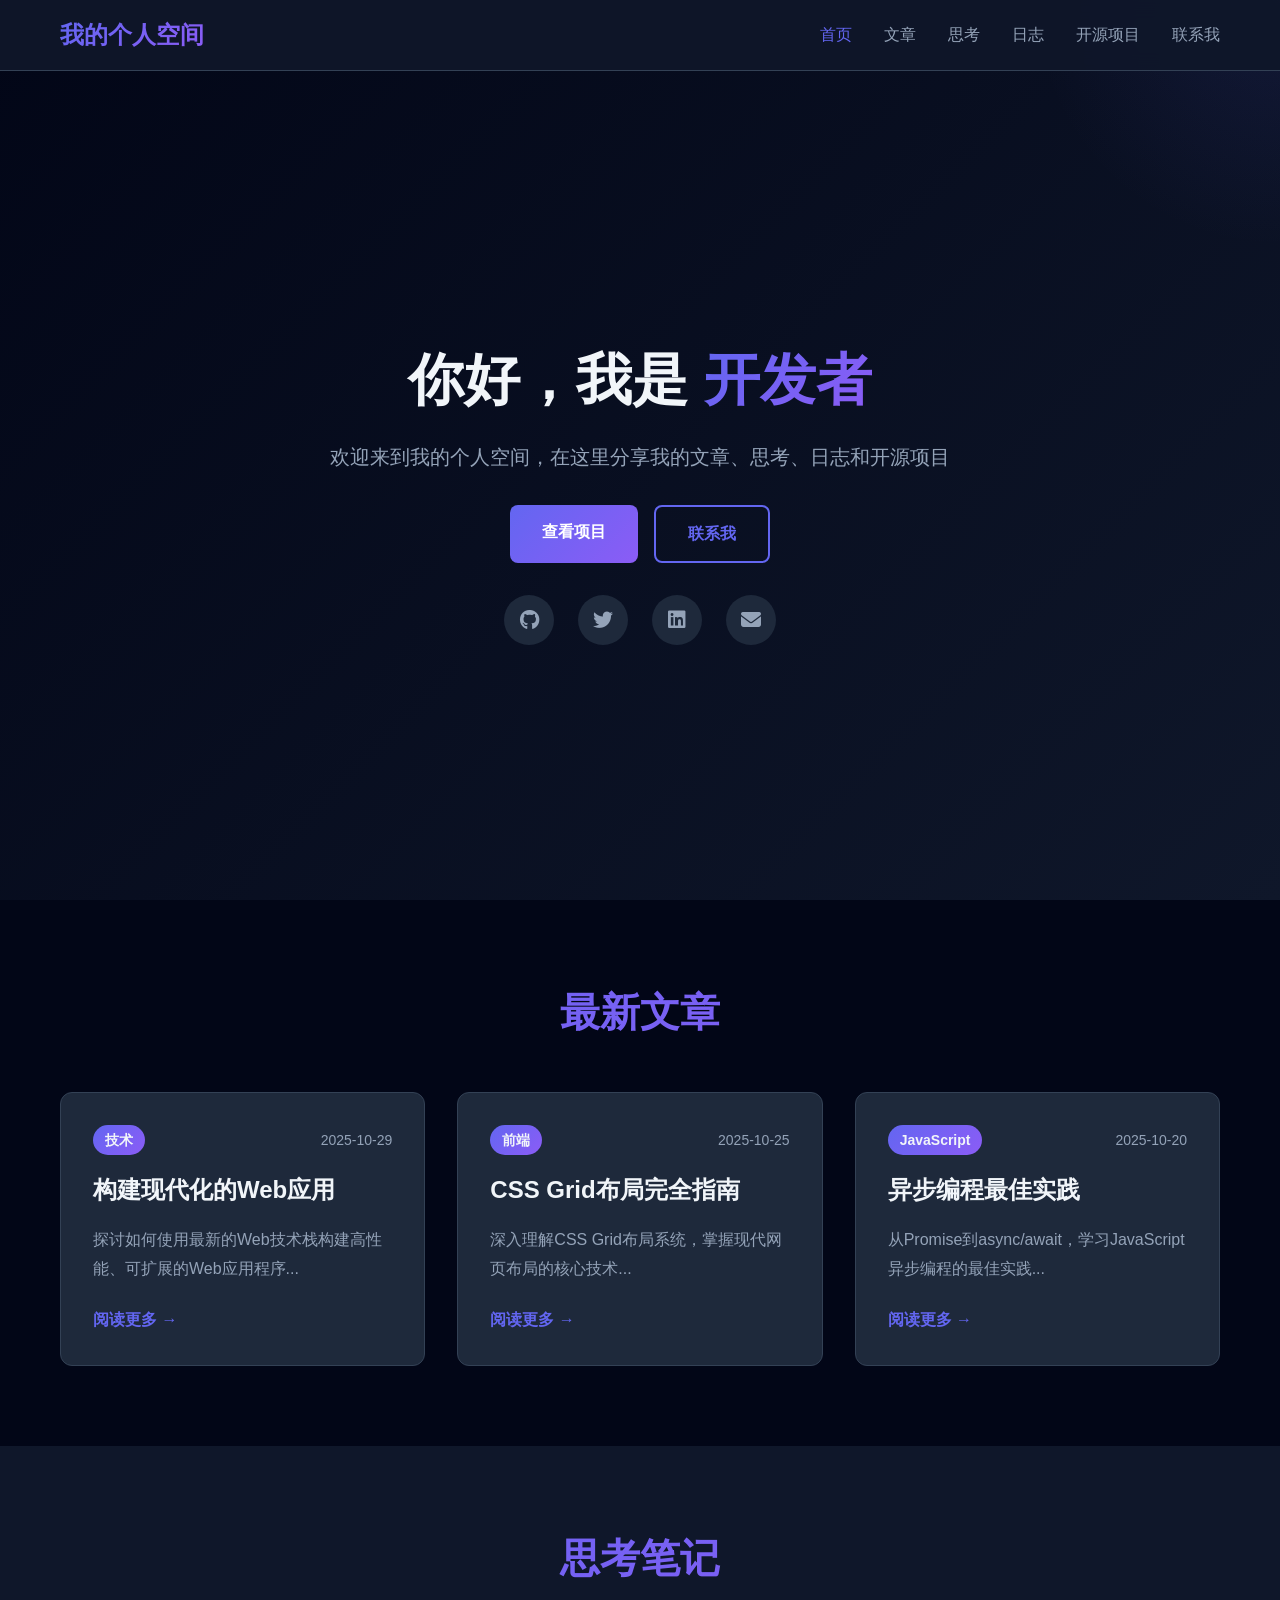
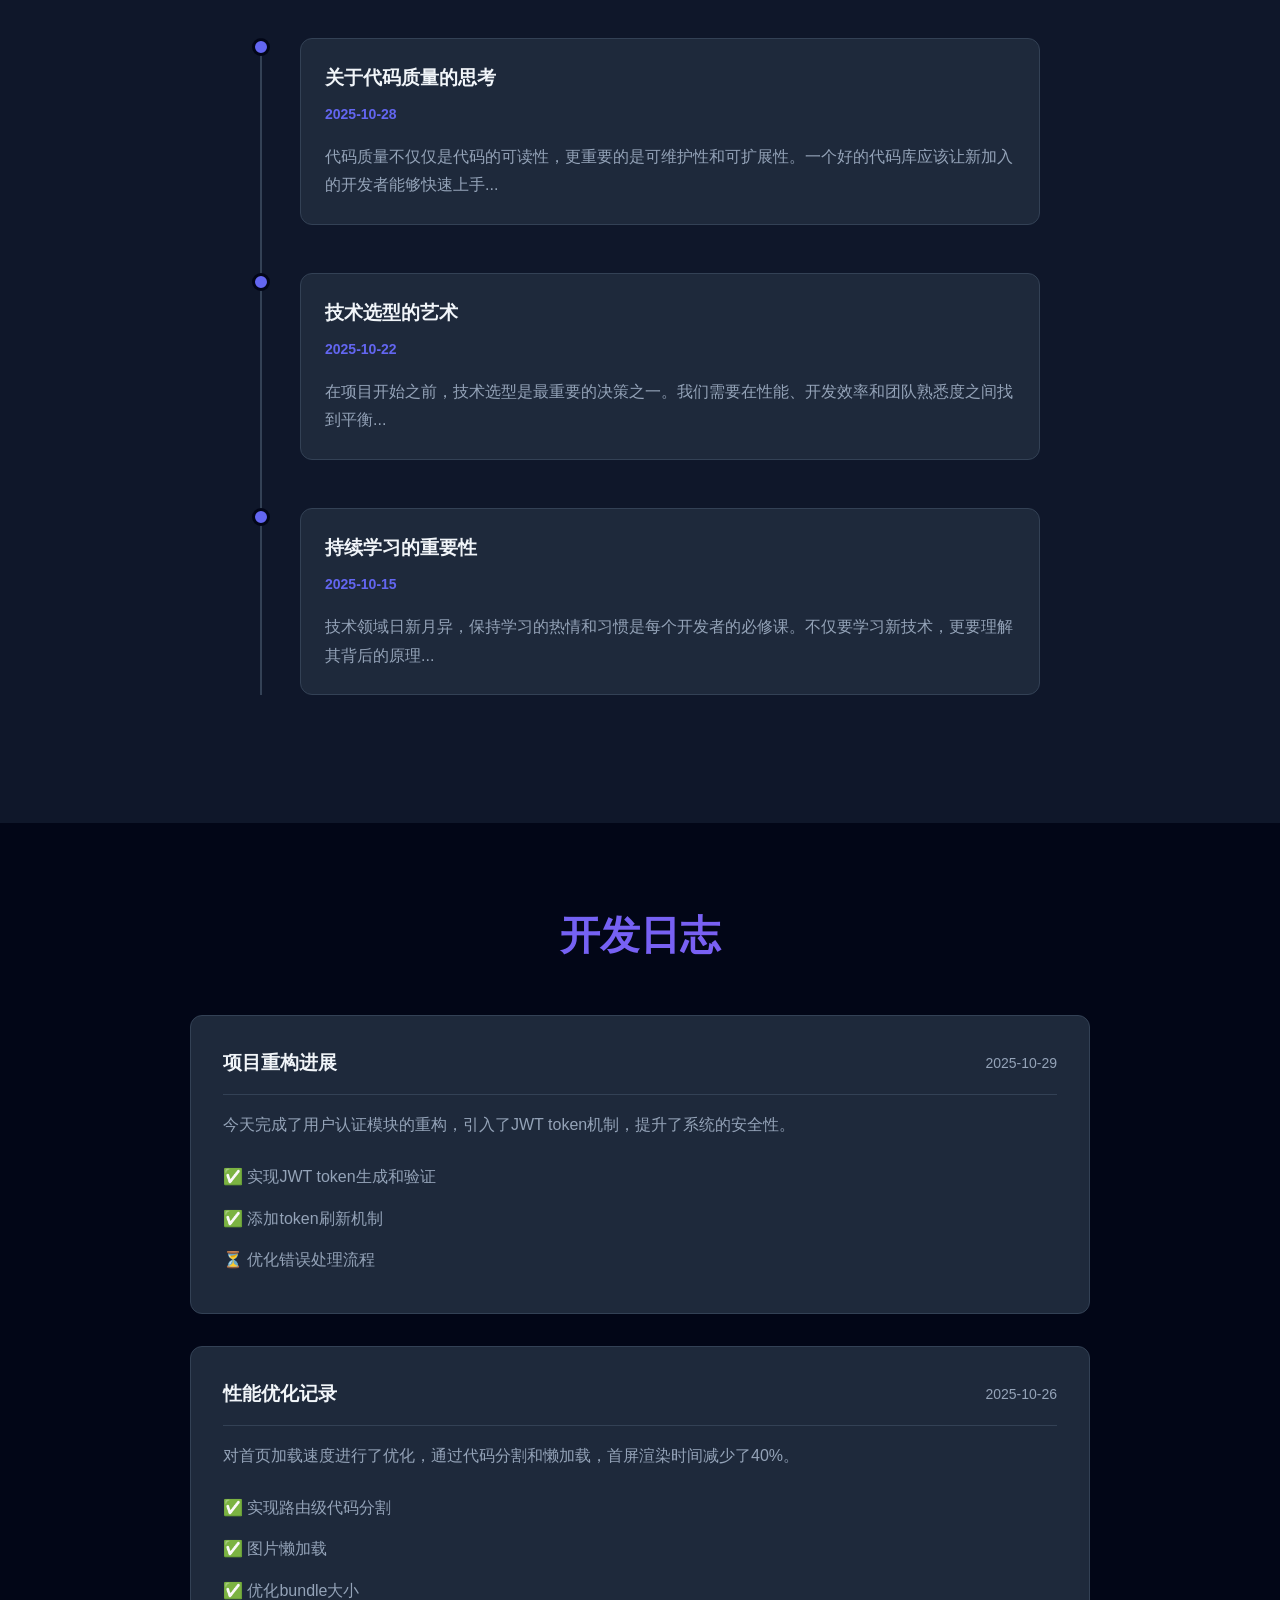
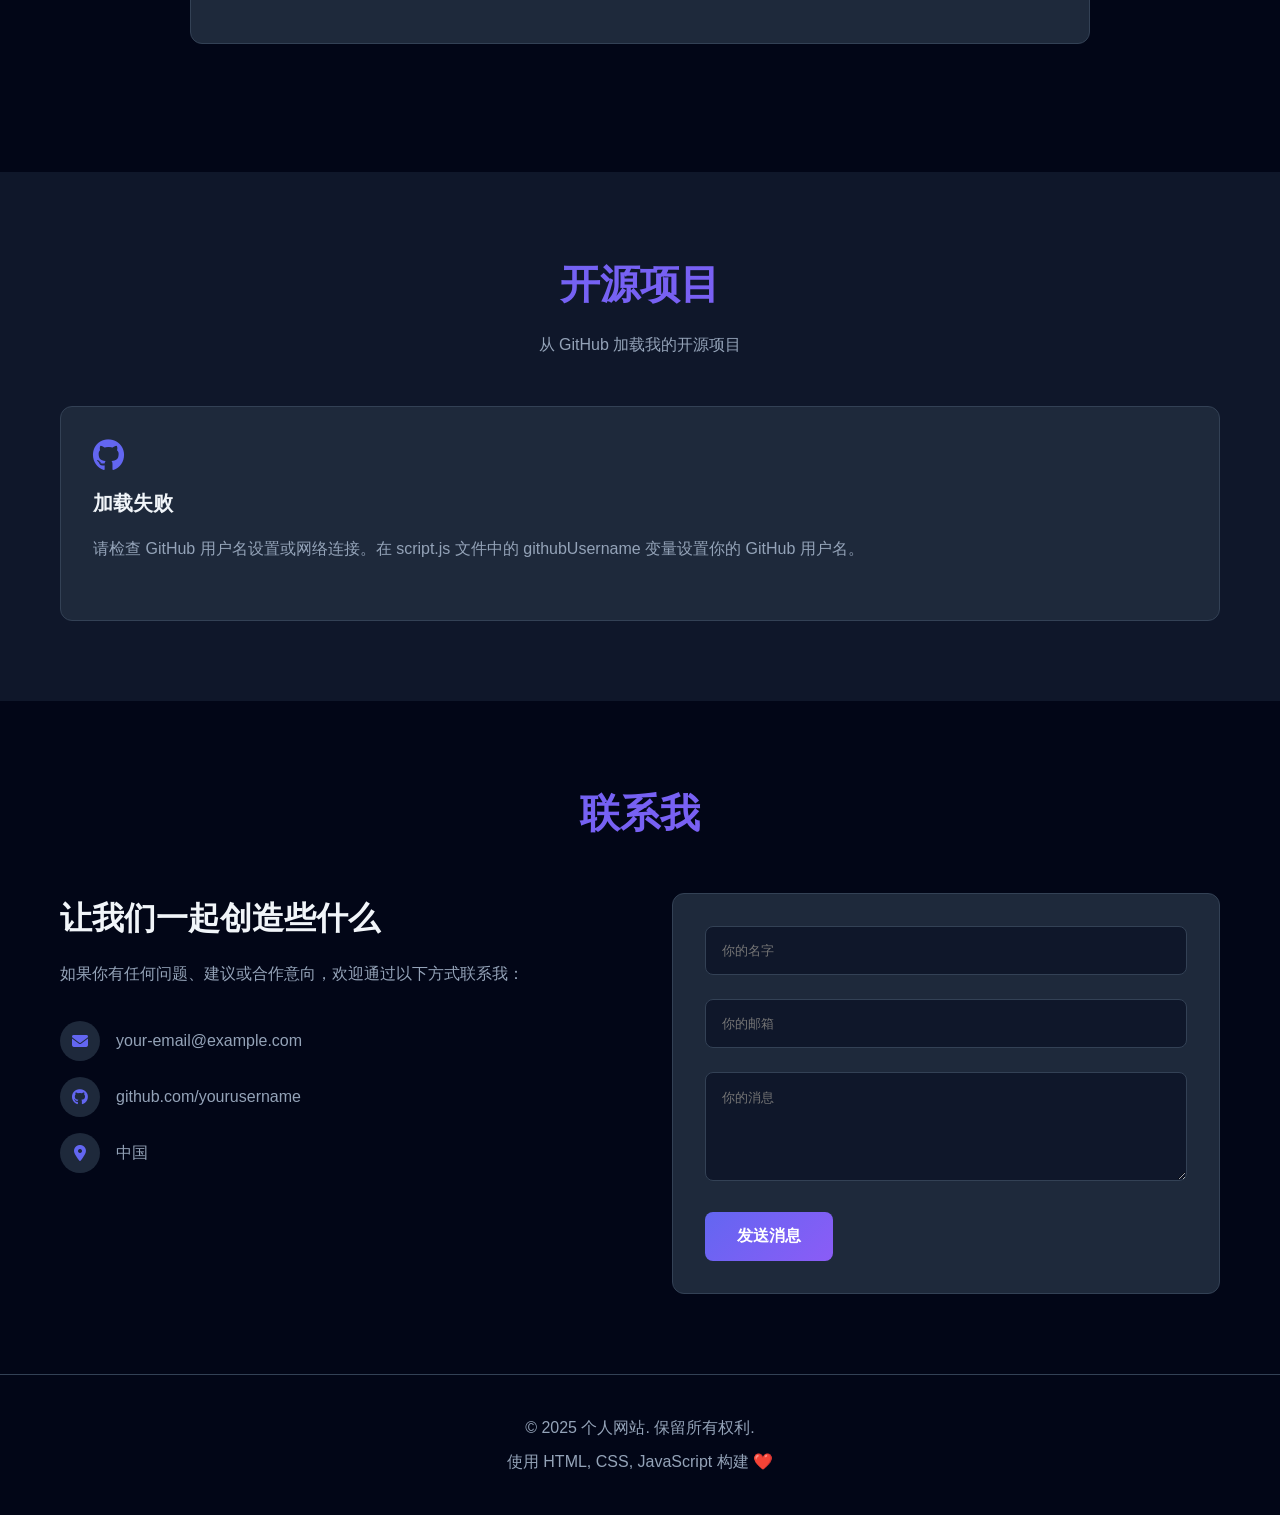
<file: index.html>
<!DOCTYPE html>
<html lang="zh-CN">
<head>
    <meta charset="UTF-8">
    <meta name="viewport" content="width=device-width, initial-scale=1.0">
    <meta name="description" content="个人网站 - 分享文章、思考、日志和开源项目">
    <title>个人网站 | 我的数字空间</title>
    <link rel="stylesheet" href="styles.css">
    <link rel="stylesheet" href="https://cdnjs.cloudflare.com/ajax/libs/font-awesome/6.4.0/css/all.min.css">
</head>
<body>
    <!-- 导航栏 -->
    <nav class="navbar">
        <div class="container">
            <div class="nav-brand">
                <h1>我的个人空间</h1>
            </div>
            <ul class="nav-menu">
                <li><a href="#home" class="nav-link active">首页</a></li>
                <li><a href="#articles" class="nav-link">文章</a></li>
                <li><a href="#thoughts" class="nav-link">思考</a></li>
                <li><a href="#logs" class="nav-link">日志</a></li>
                <li><a href="#projects" class="nav-link">开源项目</a></li>
                <li><a href="#contact" class="nav-link">联系我</a></li>
            </ul>
            <div class="hamburger">
                <span></span>
                <span></span>
                <span></span>
            </div>
        </div>
    </nav>

    <!-- 主页横幅 -->
    <section id="home" class="hero">
        <div class="container">
            <div class="hero-content">
                <h1 class="hero-title">你好，我是 <span class="highlight">开发者</span></h1>
                <p class="hero-subtitle">欢迎来到我的个人空间，在这里分享我的文章、思考、日志和开源项目</p>
                <div class="hero-buttons">
                    <a href="#projects" class="btn btn-primary">查看项目</a>
                    <a href="#contact" class="btn btn-secondary">联系我</a>
                </div>
                <div class="social-links">
                    <a href="https://github.com" target="_blank" class="social-link" id="github-link">
                        <i class="fab fa-github"></i>
                    </a>
                    <a href="#" target="_blank" class="social-link">
                        <i class="fab fa-twitter"></i>
                    </a>
                    <a href="#" target="_blank" class="social-link">
                        <i class="fab fa-linkedin"></i>
                    </a>
                    <a href="#" target="_blank" class="social-link">
                        <i class="fas fa-envelope"></i>
                    </a>
                </div>
            </div>
        </div>
    </section>

    <!-- 文章区域 -->
    <section id="articles" class="section">
        <div class="container">
            <h2 class="section-title">最新文章</h2>
            <div class="grid" id="articles-grid">
                <!-- 文章将通过JavaScript动态加载 -->
                <div class="card">
                    <div class="card-header">
                        <span class="tag">技术</span>
                        <span class="date">2025-10-29</span>
                    </div>
                    <h3 class="card-title">构建现代化的Web应用</h3>
                    <p class="card-description">探讨如何使用最新的Web技术栈构建高性能、可扩展的Web应用程序...</p>
                    <a href="#" class="card-link">阅读更多 →</a>
                </div>
                <div class="card">
                    <div class="card-header">
                        <span class="tag">前端</span>
                        <span class="date">2025-10-25</span>
                    </div>
                    <h3 class="card-title">CSS Grid布局完全指南</h3>
                    <p class="card-description">深入理解CSS Grid布局系统，掌握现代网页布局的核心技术...</p>
                    <a href="#" class="card-link">阅读更多 →</a>
                </div>
                <div class="card">
                    <div class="card-header">
                        <span class="tag">JavaScript</span>
                        <span class="date">2025-10-20</span>
                    </div>
                    <h3 class="card-title">异步编程最佳实践</h3>
                    <p class="card-description">从Promise到async/await，学习JavaScript异步编程的最佳实践...</p>
                    <a href="#" class="card-link">阅读更多 →</a>
                </div>
            </div>
        </div>
    </section>

    <!-- 思考区域 -->
    <section id="thoughts" class="section section-alt">
        <div class="container">
            <h2 class="section-title">思考笔记</h2>
            <div class="timeline">
                <div class="timeline-item">
                    <div class="timeline-dot"></div>
                    <div class="timeline-content">
                        <h3>关于代码质量的思考</h3>
                        <span class="timeline-date">2025-10-28</span>
                        <p>代码质量不仅仅是代码的可读性，更重要的是可维护性和可扩展性。一个好的代码库应该让新加入的开发者能够快速上手...</p>
                    </div>
                </div>
                <div class="timeline-item">
                    <div class="timeline-dot"></div>
                    <div class="timeline-content">
                        <h3>技术选型的艺术</h3>
                        <span class="timeline-date">2025-10-22</span>
                        <p>在项目开始之前，技术选型是最重要的决策之一。我们需要在性能、开发效率和团队熟悉度之间找到平衡...</p>
                    </div>
                </div>
                <div class="timeline-item">
                    <div class="timeline-dot"></div>
                    <div class="timeline-content">
                        <h3>持续学习的重要性</h3>
                        <span class="timeline-date">2025-10-15</span>
                        <p>技术领域日新月异，保持学习的热情和习惯是每个开发者的必修课。不仅要学习新技术，更要理解其背后的原理...</p>
                    </div>
                </div>
            </div>
        </div>
    </section>

    <!-- 日志区域 -->
    <section id="logs" class="section">
        <div class="container">
            <h2 class="section-title">开发日志</h2>
            <div class="logs-container">
                <div class="log-entry">
                    <div class="log-header">
                        <h3>项目重构进展</h3>
                        <span class="log-date">2025-10-29</span>
                    </div>
                    <div class="log-content">
                        <p>今天完成了用户认证模块的重构，引入了JWT token机制，提升了系统的安全性。</p>
                        <ul>
                            <li>✅ 实现JWT token生成和验证</li>
                            <li>✅ 添加token刷新机制</li>
                            <li>⏳ 优化错误处理流程</li>
                        </ul>
                    </div>
                </div>
                <div class="log-entry">
                    <div class="log-header">
                        <h3>性能优化记录</h3>
                        <span class="log-date">2025-10-26</span>
                    </div>
                    <div class="log-content">
                        <p>对首页加载速度进行了优化，通过代码分割和懒加载，首屏渲染时间减少了40%。</p>
                        <ul>
                            <li>✅ 实现路由级代码分割</li>
                            <li>✅ 图片懒加载</li>
                            <li>✅ 优化bundle大小</li>
                        </ul>
                    </div>
                </div>
            </div>
        </div>
    </section>

    <!-- 开源项目区域 -->
    <section id="projects" class="section section-alt">
        <div class="container">
            <h2 class="section-title">开源项目</h2>
            <p class="section-subtitle">从 GitHub 加载我的开源项目</p>
            <div class="projects-grid" id="github-projects">
                <!-- GitHub项目将通过API动态加载 -->
                <div class="project-card">
                    <div class="project-header">
                        <i class="fab fa-github"></i>
                        <div class="project-stats">
                            <span><i class="fas fa-star"></i> 0</span>
                            <span><i class="fas fa-code-branch"></i> 0</span>
                        </div>
                    </div>
                    <h3 class="project-title">加载中...</h3>
                    <p class="project-description">正在从 GitHub 获取项目信息...</p>
                    <div class="project-footer">
                        <span class="project-language">JavaScript</span>
                    </div>
                </div>
            </div>
        </div>
    </section>

    <!-- 联系区域 -->
    <section id="contact" class="section">
        <div class="container">
            <h2 class="section-title">联系我</h2>
            <div class="contact-content">
                <div class="contact-info">
                    <h3>让我们一起创造些什么</h3>
                    <p>如果你有任何问题、建议或合作意向，欢迎通过以下方式联系我：</p>
                    <div class="contact-methods">
                        <div class="contact-method">
                            <i class="fas fa-envelope"></i>
                            <span>your-email@example.com</span>
                        </div>
                        <div class="contact-method">
                            <i class="fab fa-github"></i>
                            <span>github.com/yourusername</span>
                        </div>
                        <div class="contact-method">
                            <i class="fas fa-map-marker-alt"></i>
                            <span>中国</span>
                        </div>
                    </div>
                </div>
                <form class="contact-form">
                    <div class="form-group">
                        <input type="text" placeholder="你的名字" required>
                    </div>
                    <div class="form-group">
                        <input type="email" placeholder="你的邮箱" required>
                    </div>
                    <div class="form-group">
                        <textarea rows="5" placeholder="你的消息" required></textarea>
                    </div>
                    <button type="submit" class="btn btn-primary">发送消息</button>
                </form>
            </div>
        </div>
    </section>

    <!-- 页脚 -->
    <footer class="footer">
        <div class="container">
            <p>&copy; 2025 个人网站. 保留所有权利.</p>
            <p>使用 HTML, CSS, JavaScript 构建 ❤️</p>
        </div>
    </footer>

    <script src="script.js"></script>
</body>
</html>
</file>
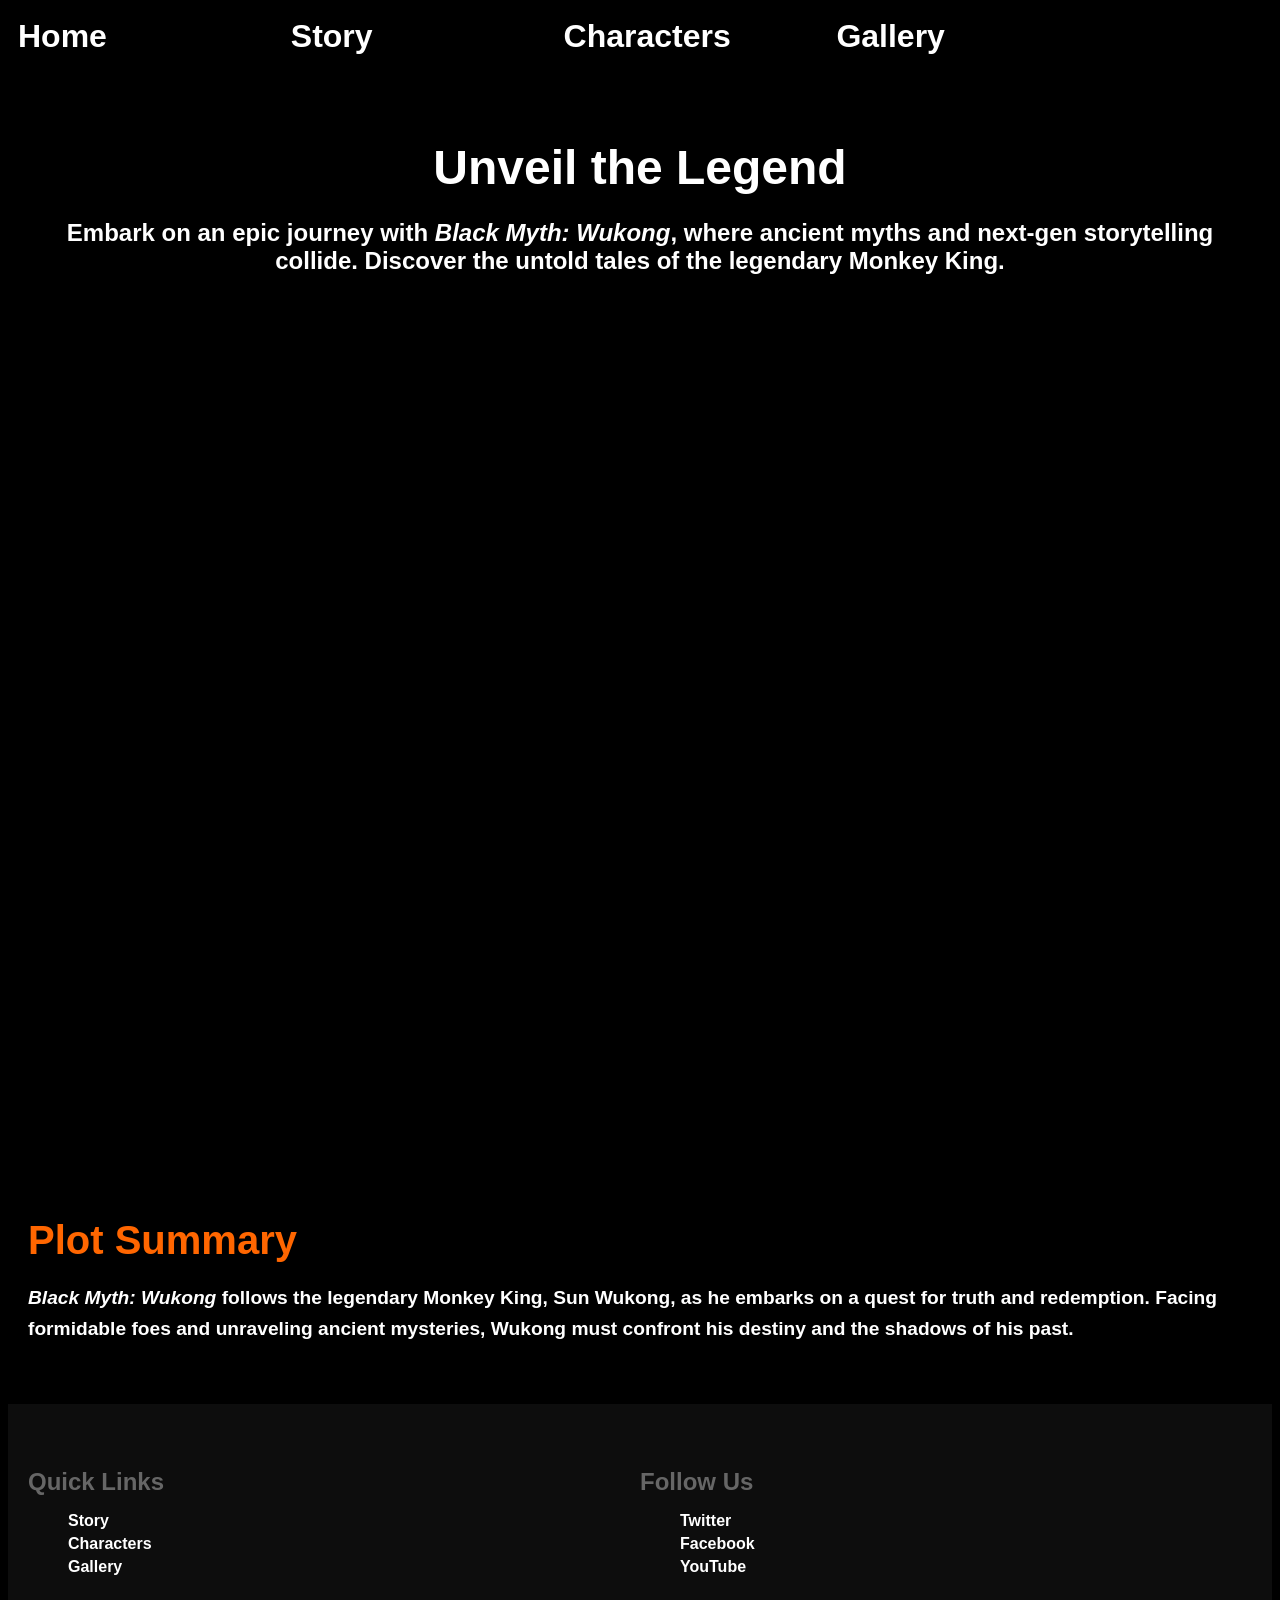
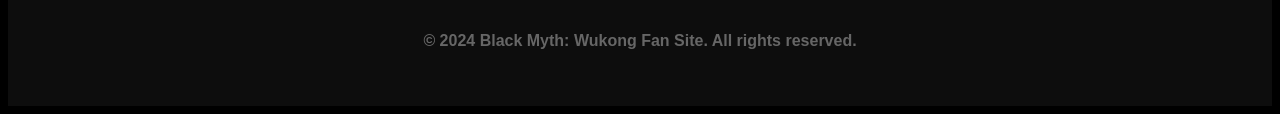
<file: Story.html>
<!DOCTYPE html>
<html lang="en">
<head>
    <meta charset="UTF-8">
    <title>Black Myth: Wukong - Story</title>
    <link rel="stylesheet" href="黑神话css.css">
    <meta name="description" content="Discover the epic story of Black Myth: Wukong, an action RPG inspired by 'Journey to the West'.">
    <meta name="keywords" content="Black Myth Wukong, Story, Journey to the West, Game Plot, Mythology">
</head>
<body class="background">
    <!-- Navigation Menu -->
    <div class="navrow">
      <a class="navcol" href="Homepage.html">Home</a>
      <a class="navcol" href="Story.html">Story</a>
      <a class="navcol" href="Characters.html">Characters</a>
      <a class="navcol" href="Gallery.html">Gallery</a>
      </div>
    <!-- Main Content -->
      <!-- Short Introduction Section -->
       <header id="story-introduction">
            <div >
                  <h1>Unveil the Legend</h1>
                  <p>Embark on an epic journey with <em>Black Myth: Wukong</em>, where ancient myths and next-gen storytelling collide. Discover the untold tales of the legendary Monkey King.</p>
            </div>
      </header>
      <!-- Video Section -->
      <section id="story-video">
            <iframe width="1166" height="656" src="https://www.youtube.com/embed/C9COs6r0_n4" title="黑神话悟空，讲了一个什么故事？" frameborder="0" allow="accelerometer; autoplay; clipboard-write; encrypted-media; gyroscope; picture-in-picture; web-share" referrerpolicy="strict-origin-when-cross-origin" allowfullscreen></iframe>
      </section>

      <!-- Plot Summary Section -->
      <section id="plot-summary">
            <h2>Plot Summary</h2>
            <p><em>Black Myth: Wukong</em> follows the legendary Monkey King, Sun Wukong, as he embarks on a quest for truth and redemption. Facing formidable foes and unraveling ancient mysteries, Wukong must confront his destiny and the shadows of his past.</p>
        </section>
        

      
  

  <!-- Footer -->
  <footer>
    <div class="footer-content">
        <div class="footer-nav">
            <h3>Quick Links</h3>
            <ul>
                <li><a href="story.html">Story</a></li>
                <li><a href="characters.html">Characters</a></li>
                <li><a href="gallery.html">Gallery</a></li>
            </ul>
        </div>
        <div class="footer-social">
            <h3>Follow Us</h3>
            <ul>
                <li><a href="#" target="_blank">Twitter</a></li>
                <li><a href="#" target="_blank">Facebook</a></li>
                <li><a href="#" target="_blank">YouTube</a></li>
            </ul>
        </div>
    </div>
    <p>&copy; 2024 Black Myth: Wukong Fan Site. All rights reserved.</p>
</footer>
</body>
</html>
</file>
<file: styles.css>
/* 基础样式 */
* {
    margin: 0;
    padding: 0;
    box-sizing: border-box;
}

:root {
    --primary-color: #6366f1;
    --secondary-color: #8b5cf6;
    --dark-bg: #0f172a;
    --darker-bg: #020617;
    --light-text: #f1f5f9;
    --gray-text: #94a3b8;
    --card-bg: #1e293b;
    --border-color: #334155;
    --success-color: #10b981;
    --warning-color: #f59e0b;
}

html {
    scroll-behavior: smooth;
}

body {
    font-family: 'Segoe UI', Tahoma, Geneva, Verdana, sans-serif;
    background: var(--darker-bg);
    color: var(--light-text);
    line-height: 1.6;
    overflow-x: hidden;
}

.container {
    max-width: 1200px;
    margin: 0 auto;
    padding: 0 20px;
}

/* 导航栏 */
.navbar {
    background: rgba(15, 23, 42, 0.95);
    backdrop-filter: blur(10px);
    padding: 1rem 0;
    position: fixed;
    top: 0;
    left: 0;
    right: 0;
    z-index: 1000;
    border-bottom: 1px solid var(--border-color);
}

.navbar .container {
    display: flex;
    justify-content: space-between;
    align-items: center;
}

.nav-brand h1 {
    font-size: 1.5rem;
    background: linear-gradient(135deg, var(--primary-color), var(--secondary-color));
    -webkit-background-clip: text;
    -webkit-text-fill-color: transparent;
    background-clip: text;
}

.nav-menu {
    display: flex;
    list-style: none;
    gap: 2rem;
}

.nav-link {
    color: var(--gray-text);
    text-decoration: none;
    transition: color 0.3s ease;
    font-weight: 500;
}

.nav-link:hover,
.nav-link.active {
    color: var(--primary-color);
}

.hamburger {
    display: none;
    flex-direction: column;
    cursor: pointer;
    gap: 4px;
}

.hamburger span {
    width: 25px;
    height: 3px;
    background: var(--light-text);
    border-radius: 3px;
    transition: 0.3s ease;
}

/* 主页横幅 */
.hero {
    min-height: 100vh;
    display: flex;
    align-items: center;
    justify-content: center;
    background: linear-gradient(135deg, var(--darker-bg) 0%, var(--dark-bg) 100%);
    position: relative;
    overflow: hidden;
    padding-top: 80px;
}

.hero::before {
    content: '';
    position: absolute;
    width: 500px;
    height: 500px;
    background: radial-gradient(circle, var(--primary-color) 0%, transparent 70%);
    opacity: 0.1;
    top: -250px;
    right: -250px;
    border-radius: 50%;
}

.hero-content {
    text-align: center;
    position: relative;
    z-index: 1;
}

.hero-title {
    font-size: 3.5rem;
    margin-bottom: 1rem;
    animation: fadeInUp 1s ease;
}

.highlight {
    background: linear-gradient(135deg, var(--primary-color), var(--secondary-color));
    -webkit-background-clip: text;
    -webkit-text-fill-color: transparent;
    background-clip: text;
}

.hero-subtitle {
    font-size: 1.25rem;
    color: var(--gray-text);
    margin-bottom: 2rem;
    animation: fadeInUp 1s ease 0.2s backwards;
}

.hero-buttons {
    display: flex;
    gap: 1rem;
    justify-content: center;
    margin-bottom: 2rem;
    animation: fadeInUp 1s ease 0.4s backwards;
}

.btn {
    padding: 0.875rem 2rem;
    border-radius: 8px;
    text-decoration: none;
    font-weight: 600;
    transition: all 0.3s ease;
    border: none;
    cursor: pointer;
    font-size: 1rem;
}

.btn-primary {
    background: linear-gradient(135deg, var(--primary-color), var(--secondary-color));
    color: white;
}

.btn-primary:hover {
    transform: translateY(-2px);
    box-shadow: 0 10px 25px rgba(99, 102, 241, 0.3);
}

.btn-secondary {
    background: transparent;
    color: var(--primary-color);
    border: 2px solid var(--primary-color);
}

.btn-secondary:hover {
    background: var(--primary-color);
    color: white;
}

.social-links {
    display: flex;
    gap: 1.5rem;
    justify-content: center;
    animation: fadeInUp 1s ease 0.6s backwards;
}

.social-link {
    width: 50px;
    height: 50px;
    border-radius: 50%;
    background: var(--card-bg);
    display: flex;
    align-items: center;
    justify-content: center;
    color: var(--gray-text);
    font-size: 1.25rem;
    transition: all 0.3s ease;
    text-decoration: none;
}

.social-link:hover {
    background: var(--primary-color);
    color: white;
    transform: translateY(-5px);
}

/* 通用区域样式 */
.section {
    padding: 5rem 0;
}

.section-alt {
    background: var(--dark-bg);
}

.section-title {
    font-size: 2.5rem;
    text-align: center;
    margin-bottom: 1rem;
    background: linear-gradient(135deg, var(--primary-color), var(--secondary-color));
    -webkit-background-clip: text;
    -webkit-text-fill-color: transparent;
    background-clip: text;
}

.section-subtitle {
    text-align: center;
    color: var(--gray-text);
    margin-bottom: 3rem;
}

/* 网格布局 */
.grid {
    display: grid;
    grid-template-columns: repeat(auto-fit, minmax(320px, 1fr));
    gap: 2rem;
    margin-top: 3rem;
}

/* 卡片样式 */
.card {
    background: var(--card-bg);
    border-radius: 12px;
    padding: 2rem;
    border: 1px solid var(--border-color);
    transition: all 0.3s ease;
}

.card:hover {
    transform: translateY(-5px);
    box-shadow: 0 10px 30px rgba(99, 102, 241, 0.2);
    border-color: var(--primary-color);
}

.card-header {
    display: flex;
    justify-content: space-between;
    align-items: center;
    margin-bottom: 1rem;
}

.tag {
    background: linear-gradient(135deg, var(--primary-color), var(--secondary-color));
    padding: 0.25rem 0.75rem;
    border-radius: 20px;
    font-size: 0.875rem;
    font-weight: 600;
}

.date {
    color: var(--gray-text);
    font-size: 0.875rem;
}

.card-title {
    font-size: 1.5rem;
    margin-bottom: 1rem;
    color: var(--light-text);
}

.card-description {
    color: var(--gray-text);
    margin-bottom: 1.5rem;
    line-height: 1.8;
}

.card-link {
    color: var(--primary-color);
    text-decoration: none;
    font-weight: 600;
    transition: color 0.3s ease;
}

.card-link:hover {
    color: var(--secondary-color);
}

/* 时间线样式 */
.timeline {
    position: relative;
    max-width: 800px;
    margin: 3rem auto;
}

.timeline::before {
    content: '';
    position: absolute;
    left: 20px;
    top: 0;
    bottom: 0;
    width: 2px;
    background: var(--border-color);
}

.timeline-item {
    position: relative;
    padding-left: 60px;
    margin-bottom: 3rem;
}

.timeline-dot {
    position: absolute;
    left: 12px;
    top: 0;
    width: 18px;
    height: 18px;
    border-radius: 50%;
    background: var(--primary-color);
    border: 3px solid var(--darker-bg);
}

.timeline-content {
    background: var(--card-bg);
    padding: 1.5rem;
    border-radius: 12px;
    border: 1px solid var(--border-color);
}

.timeline-content h3 {
    margin-bottom: 0.5rem;
    color: var(--light-text);
}

.timeline-date {
    color: var(--primary-color);
    font-size: 0.875rem;
    font-weight: 600;
}

.timeline-content p {
    color: var(--gray-text);
    margin-top: 1rem;
    line-height: 1.8;
}

/* 日志样式 */
.logs-container {
    max-width: 900px;
    margin: 3rem auto;
}

.log-entry {
    background: var(--card-bg);
    border-radius: 12px;
    padding: 2rem;
    margin-bottom: 2rem;
    border: 1px solid var(--border-color);
}

.log-header {
    display: flex;
    justify-content: space-between;
    align-items: center;
    margin-bottom: 1rem;
    border-bottom: 1px solid var(--border-color);
    padding-bottom: 1rem;
}

.log-header h3 {
    color: var(--light-text);
}

.log-date {
    color: var(--gray-text);
    font-size: 0.875rem;
}

.log-content p {
    color: var(--gray-text);
    margin-bottom: 1rem;
    line-height: 1.8;
}

.log-content ul {
    list-style: none;
    padding-left: 0;
}

.log-content li {
    padding: 0.5rem 0;
    color: var(--gray-text);
}

/* 项目卡片样式 */
.projects-grid {
    display: grid;
    grid-template-columns: repeat(auto-fit, minmax(300px, 1fr));
    gap: 2rem;
    margin-top: 3rem;
}

.project-card {
    background: var(--card-bg);
    border-radius: 12px;
    padding: 2rem;
    border: 1px solid var(--border-color);
    transition: all 0.3s ease;
    cursor: pointer;
}

.project-card:hover {
    transform: translateY(-5px);
    box-shadow: 0 10px 30px rgba(99, 102, 241, 0.2);
    border-color: var(--primary-color);
}

.project-header {
    display: flex;
    justify-content: space-between;
    align-items: center;
    margin-bottom: 1rem;
}

.project-header i {
    font-size: 2rem;
    color: var(--primary-color);
}

.project-stats {
    display: flex;
    gap: 1rem;
    color: var(--gray-text);
    font-size: 0.875rem;
}

.project-stats span {
    display: flex;
    align-items: center;
    gap: 0.25rem;
}

.project-title {
    font-size: 1.25rem;
    margin-bottom: 1rem;
    color: var(--light-text);
}

.project-description {
    color: var(--gray-text);
    margin-bottom: 1.5rem;
    line-height: 1.8;
}

.project-footer {
    display: flex;
    gap: 0.5rem;
}

.project-language {
    background: rgba(99, 102, 241, 0.2);
    color: var(--primary-color);
    padding: 0.25rem 0.75rem;
    border-radius: 20px;
    font-size: 0.875rem;
}

/* 联系区域 */
.contact-content {
    display: grid;
    grid-template-columns: 1fr 1fr;
    gap: 4rem;
    margin-top: 3rem;
}

.contact-info h3 {
    font-size: 2rem;
    margin-bottom: 1rem;
    color: var(--light-text);
}

.contact-info p {
    color: var(--gray-text);
    margin-bottom: 2rem;
    line-height: 1.8;
}

.contact-methods {
    display: flex;
    flex-direction: column;
    gap: 1rem;
}

.contact-method {
    display: flex;
    align-items: center;
    gap: 1rem;
    color: var(--gray-text);
}

.contact-method i {
    width: 40px;
    height: 40px;
    background: var(--card-bg);
    border-radius: 50%;
    display: flex;
    align-items: center;
    justify-content: center;
    color: var(--primary-color);
}

.contact-form {
    background: var(--card-bg);
    padding: 2rem;
    border-radius: 12px;
    border: 1px solid var(--border-color);
}

.form-group {
    margin-bottom: 1.5rem;
}

.form-group input,
.form-group textarea {
    width: 100%;
    padding: 1rem;
    background: var(--dark-bg);
    border: 1px solid var(--border-color);
    border-radius: 8px;
    color: var(--light-text);
    font-family: inherit;
    transition: border-color 0.3s ease;
}

.form-group input:focus,
.form-group textarea:focus {
    outline: none;
    border-color: var(--primary-color);
}

.form-group textarea {
    resize: vertical;
}

/* 页脚 */
.footer {
    background: var(--darker-bg);
    padding: 2rem 0;
    text-align: center;
    border-top: 1px solid var(--border-color);
}

.footer p {
    color: var(--gray-text);
    margin: 0.5rem 0;
}

/* 动画 */
@keyframes fadeInUp {
    from {
        opacity: 0;
        transform: translateY(30px);
    }
    to {
        opacity: 1;
        transform: translateY(0);
    }
}

/* 响应式设计 */
@media (max-width: 768px) {
    .nav-menu {
        position: fixed;
        top: 70px;
        left: -100%;
        width: 100%;
        background: var(--dark-bg);
        flex-direction: column;
        padding: 2rem;
        gap: 1rem;
        transition: left 0.3s ease;
        border-bottom: 1px solid var(--border-color);
    }

    .nav-menu.active {
        left: 0;
    }

    .hamburger {
        display: flex;
    }

    .hero-title {
        font-size: 2.5rem;
    }

    .hero-subtitle {
        font-size: 1rem;
    }

    .hero-buttons {
        flex-direction: column;
        gap: 0.75rem;
    }

    .section-title {
        font-size: 2rem;
    }

    .grid {
        grid-template-columns: 1fr;
    }

    .contact-content {
        grid-template-columns: 1fr;
        gap: 2rem;
    }

    .timeline::before {
        left: 10px;
    }

    .timeline-item {
        padding-left: 50px;
    }

    .timeline-dot {
        left: 2px;
    }
}

@media (max-width: 480px) {
    .hero-title {
        font-size: 2rem;
    }

    .section {
        padding: 3rem 0;
    }

    .card,
    .project-card,
    .log-entry {
        padding: 1.5rem;
    }
}
</file>
<file: 黑神话css.css>
.background{
   background-image: url('https://atvnewsonline.com/wp-content/uploads/2024/08/wukong1.jpg');
    background-size: 100%;
    background-repeat: no-repeat; 
    background-color:black;
    background-position: 50px 10px 10px 10px;
    
}
body{
    color: white;
    font-weight: bold;
    font-family: "Fredoka", sans-serif;
}
.nawrow{
    height: 20px;
}
.navcol{
    width: 20%;
    float: left;
    border-radius: 100px;
    font-size: 2em;
    color: white;
    margin: 10px;
    text-decoration: none;
}
.navcol:hover{
    background-color:black;
    padding: 10px;
    border: 1px solid black;
    transition: background-color 0.5s ease;
}

/* Hero Section */
.hero {
      padding: 100px 20px;
      text-align: center;
  }
  
  .hero-content {
      max-width: 800px;
      margin: 0 auto;
  }
  
  .hero h1 {
      font-size: 3em;
      margin-bottom: 20px;
  }
  
  .hero p {
      font-size: 1.5em;
      margin-bottom: 30px;
  }
  
  .button {
      background-color: #ff6600;
      color: #ffffff;
      padding: 15px 30px;
      text-decoration: none;
      font-weight: bold;
      border-radius: 5px;
  }
  
  .button:hover {
      background-color: #e65c00;
    transform: scale(1.05);
    transition: all 0.3s ease;
  }
  /* Introduction Section */
#introduction {
    padding: 60px 20px;
    text-align: center;
}

#introduction h2 {
    font-size: 2.5em;
    margin-bottom: 20px;
}

#introduction p {
    font-size: 1.2em;
    margin-bottom: 15px;
}
/* Features Section */
#features {
    background-color: #1a1a1a;
    color: #ffffff;
    padding: 60px 20px;
}

.features-container {
    display: flex;
    flex-wrap: wrap;
    justify-content: center;
    gap: 30px;
}

.feature-item {
    flex: 1 1 300px;
    text-align: center;
}

.feature-item img {
    width: 350px;
    margin-bottom: 15px;
}

.feature-item h3 {
    font-size: 1.5em;
    margin-bottom: 10px;
}

.feature-item p {
    font-size: 1em;
}
/* Footer Enhancement */
footer {
    background-color: #0d0d0d;
    color: #666666;
    padding: 40px 20px;
}

.footer-content {
    display: flex;
    justify-content: space-between;
    flex-wrap: wrap;
    margin-bottom: 20px;
}

.footer-nav, .footer-social {
    flex: 1 1 200px;
    margin-bottom: 20px;
}

.footer-nav h3, .footer-social h3 {
    font-size: 1.5em;
    margin-bottom: 10px;
}

.footer-nav ul, .footer-social ul {
    list-style-type: none;
}

.footer-nav li, .footer-social li {
    margin-bottom: 5px;
}

.footer-nav a, .footer-social a {
    color: #ffffff;
    text-decoration: none;
}

.footer-nav a:hover, .footer-social a:hover {
    text-decoration: underline;
}

footer p {
    text-align: center;
}

/*Story Page*/
/* Story Introduction Section */
#story-introduction {
    padding: 100px 20px;
      text-align: center; 
}
#story-introduction h1 {
    font-size: 3em;
      margin-bottom: 20px;
}

#story-introduction p {
    font-size: 1.5em;
    margin-bottom: 30px;
}
/*vedio*/
#story-video {
    padding: 40px 20px;
    text-align: center;
}
/* Plot Summary Section */
#plot-summary {
    padding: 40px 20px;
}

#plot-summary h2 {
    font-size: 2.5em;
    color: #ff6600;
    margin-bottom: 20px;
}

#plot-summary p {
    font-size: 1.2em;
    color: #ffffff;
    line-height: 1.6;
}
/*Characters Page*/
#characters-intro {
    padding: 60px 20px;
    text-align: center;
}

#characters-intro h1 {
    font-size: 3em;  
    margin-bottom: 20px;
}

#characters-intro p {
    font-size: 1.5em;  
    margin-bottom: 30px;
}
/* Character Profile Styles */
.character {
    display: flex;
    flex-direction: column;
    align-items: center;
    padding: 40px 20px;
    text-align: center;
}

.character img {
    width: 300px;
    height: auto;
    border-radius: 10px;
    margin-bottom: 20px;
}

.character h2 {
    font-size: 2em;
    margin-bottom: 10px;
}

.character p {
    font-size: 1.2em;
    max-width: 800px;
    line-height: 1.6;
}
/*Gallery*/
/* Audio Player Section */
#audio-player {
    padding: 100px 20px;
    text-align: center;
}

#audio-player h1 {
    font-size: 2.5em;
    margin-top: 30px;
    margin-bottom: 20px;
}

#audio-player audio {
    width: 100%;
}
/* Gallery Section */
#gallery {
    padding: 60px 20px;
}

#gallery h2 {
    font-size: 2.5em;
    color: #ff6600;
    text-align: center;
    margin-bottom: 40px;
}

/* Gallery Grid */
.gallery-grid {
    display: grid;
    gap: 20px;
}

/* Gallery Section */
#gallery {
    padding: 60px 20px;
}

#gallery h2 {
    font-size: 2.5em;
    text-align: center;
    margin-bottom: 40px;
}

/* Updated Gallery Grid */
.gallery-grid {
    display: grid;
    grid-template-columns: repeat(3, 1fr);
    gap: 20px;
}

/* Gallery Items */
.gallery-item {
    position: relative;
    overflow: hidden;
}

.gallery-item img {
    width: 100%;
    height: auto;
    display: block;
    transition: transform 0.3s ease;
}

.gallery-item img:hover {
    transform: scale(1.05);
}

/* Video Item */
.video-item {
    grid-column: span 3; /* Make the video span all three columns */
}

.video-item iframe {
    width: 100%;
    height: 100%;
    
}
</file>
